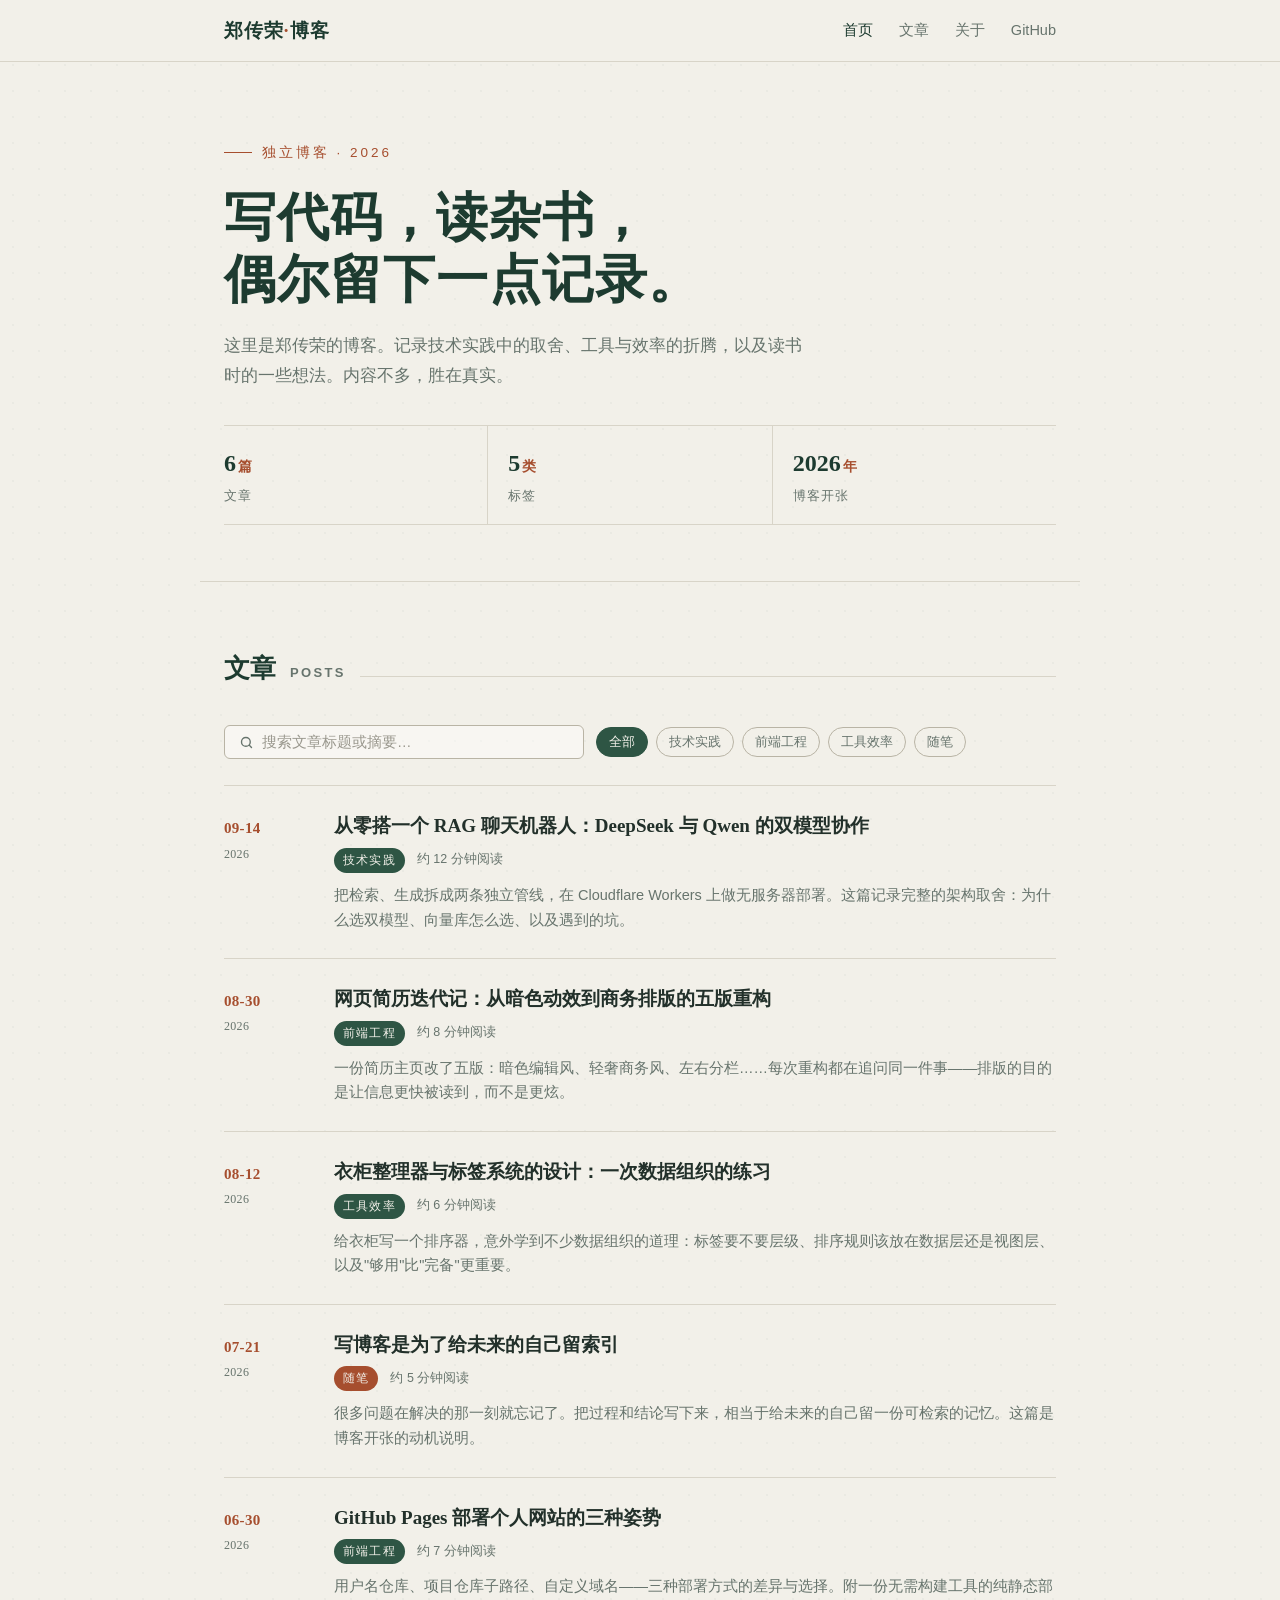
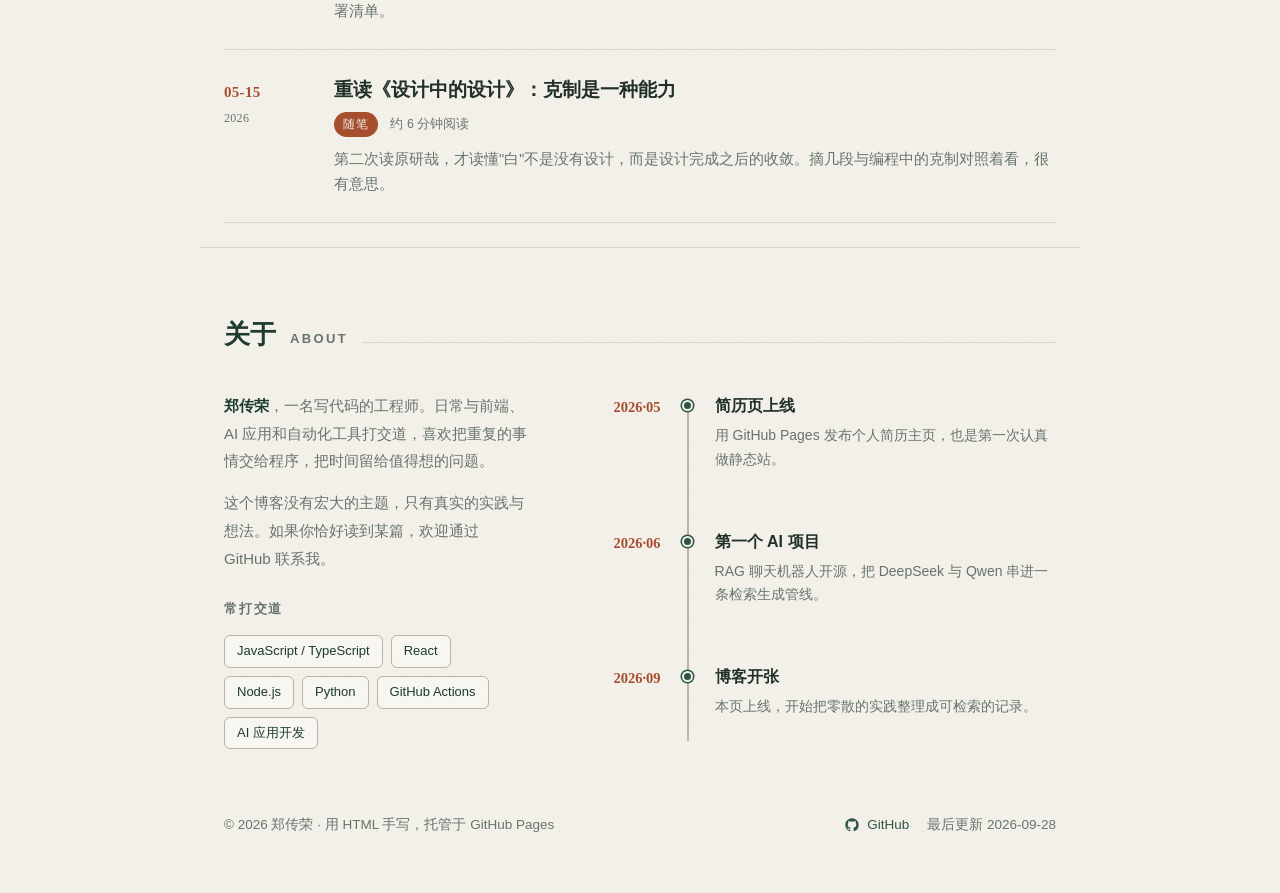
<file: blog/index.html>
<!DOCTYPE html>
<html lang="zh-CN">
<head>
<meta charset="UTF-8">
<meta name="viewport" content="width=device-width, initial-scale=1.0">
<title>郑传荣的博客 · 写代码，读杂书，偶尔记录</title>
<meta name="description" content="郑传荣的个人博客：记录技术实践、工具效率与读书随笔。">
<link rel="icon" href="data:image/svg+xml,%3Csvg xmlns='http://www.w3.org/2000/svg' viewBox='0 0 64 64'%3E%3Crect width='64' height='64' rx='10' fill='%232E5544'/%3E%3Ctext x='32' y='44' font-size='34' text-anchor='middle' font-family='serif' fill='%23F2F0E9'%3E荣%3C/text%3E%3C/svg%3E">
<link rel="preconnect" href="https://miaoda.feishu.cn">
<link rel="stylesheet" href="https://miaoda.feishu.cn/fonts/css2?family=Noto+Serif+SC:wght@600;700;900&family=Noto+Sans+SC:wght@400;500;700&display=swap">
<style>
:root{
  --paper:#F2F0E9;
  --paper-2:#E9E6DC;
  --ink:#22302A;
  --pine:#2E5544;
  --pine-deep:#1D3B30;
  --clay:#A64E2E;
  --muted:#67746D;
  --line:#D8D4C8;
  --line-strong:#B9B4A5;
  --shadow-line:0 1px 0 rgba(34,48,42,.08);
}
*{margin:0;padding:0;box-sizing:border-box}
html{scroll-behavior:smooth}
body{
  background:var(--paper);
  color:var(--ink);
  font-family:"Noto Sans SC",-apple-system,"Segoe UI","PingFang SC","Microsoft YaHei",sans-serif;
  font-size:16px;
  line-height:1.75;
  -webkit-font-smoothing:antialiased;
  background-image:radial-gradient(rgba(34,48,42,.035) 1px, transparent 1px);
  background-size:26px 26px;
}
::selection{background:var(--pine);color:var(--paper)}
a{color:var(--pine);text-decoration:none;transition:color .18s ease}
a:hover{color:var(--clay)}
:focus-visible{outline:2px solid var(--clay);outline-offset:3px;border-radius:2px}

/* ===== 顶栏 ===== */
.site-head{
  position:sticky;top:0;z-index:50;
  background:rgba(242,240,233,.92);
  backdrop-filter:blur(8px);
  border-bottom:1px solid var(--line);
}
.head-inner{
  max-width:880px;margin:0 auto;padding:14px 24px;
  display:flex;align-items:center;justify-content:space-between;
}
.brand{
  font-family:"Noto Serif SC",serif;font-weight:900;font-size:19px;
  color:var(--pine-deep);letter-spacing:.05em;
}
.brand .dot{color:var(--clay)}
.nav{display:flex;gap:26px;align-items:center}
.nav a{
  font-size:14.5px;color:var(--muted);font-weight:500;
  position:relative;padding:4px 0;
}
.nav a:hover{color:var(--pine)}
.nav a::after{
  content:"";position:absolute;left:0;bottom:0;height:2px;width:100%;
  background:var(--clay);transform:scaleX(0);transform-origin:left;
  transition:transform .22s ease;
}
.nav a:hover::after{transform:scaleX(1)}
.nav a[aria-current="true"]{color:var(--pine-deep)}

/* ===== Hero ===== */
.hero{
  max-width:880px;margin:0 auto;padding:72px 24px 56px;
}
.hero .kicker{
  display:inline-flex;align-items:center;gap:10px;
  font-size:13.5px;color:var(--clay);letter-spacing:.22em;font-weight:500;
  margin-bottom:22px;
}
.hero .kicker::before{content:"";width:28px;height:1px;background:var(--clay)}
.hero h1{
  font-family:"Noto Serif SC",serif;font-weight:900;
  font-size:clamp(34px,6vw,52px);line-height:1.2;
  letter-spacing:.02em;color:var(--pine-deep);
  max-width:14em;
}
.hero .lead{
  margin-top:20px;font-size:17px;color:var(--muted);max-width:34em;
}
.hero .stats{
  margin-top:34px;display:flex;gap:0;
  border-top:1px solid var(--line);border-bottom:1px solid var(--line);
}
.stat{
  flex:1;padding:16px 8px 16px 0;
}
.stat + .stat{border-left:1px solid var(--line);padding-left:20px}
.stat .num{
  font-family:"Noto Serif SC",serif;font-weight:700;font-size:24px;color:var(--pine-deep);
  font-variant-numeric:tabular-nums;
}
.stat .label{font-size:12.5px;color:var(--muted);letter-spacing:.08em;margin-top:2px}
.stat .num small{font-size:14px;color:var(--clay);font-weight:700;margin-left:2px}

/* ===== 区块通用 ===== */
.section{
  max-width:880px;margin:0 auto;padding:64px 24px 24px;
  border-top:1px solid var(--line);
}
.section-title{
  display:flex;align-items:baseline;gap:14px;margin-bottom:34px;
}
.section-title .zh{
  font-family:"Noto Serif SC",serif;font-weight:700;font-size:26px;color:var(--pine-deep);
}
.section-title .en{
  font-size:13px;color:var(--muted);letter-spacing:.18em;text-transform:uppercase;
}
.section-title::after{content:"";flex:1;height:1px;background:var(--line)}

/* ===== 文章列表（期刊目录式） ===== */
.post-filter{
  margin-bottom:26px;display:flex;align-items:center;gap:12px;flex-wrap:wrap;
}
.filter-box{
  display:flex;align-items:center;gap:8px;flex:1;min-width:240px;max-width:360px;
  border:1px solid var(--line-strong);background:rgba(255,255,255,.4);
  padding:8px 14px;border-radius:6px;transition:border-color .18s ease;
}
.filter-box:focus-within{border-color:var(--pine)}
.filter-box svg{flex:none;color:var(--muted)}
.filter-box input{
  border:0;outline:0;background:transparent;width:100%;
  font-size:14.5px;color:var(--ink);font-family:inherit;
}
.filter-box input::placeholder{color:#9A988E}
.tag-filter{display:flex;gap:8px;flex-wrap:wrap}
.tag-filter button{
  border:1px solid var(--line-strong);background:transparent;color:var(--muted);
  font-size:13px;padding:5px 12px;border-radius:999px;cursor:pointer;
  font-family:inherit;transition:all .16s ease;
}
.tag-filter button:hover{border-color:var(--pine);color:var(--pine)}
.tag-filter button[aria-pressed="true"]{
  background:var(--pine);border-color:var(--pine);color:var(--paper);
}
.post-list{border-top:1px solid var(--line)}
.post{
  display:grid;grid-template-columns:84px 1fr;
  gap:0 26px;padding:26px 0;border-bottom:1px solid var(--line);
  cursor:pointer;position:relative;
}
.post .date{
  font-family:"Noto Serif SC",serif;font-weight:600;font-size:15px;color:var(--clay);
  font-variant-numeric:tabular-nums;padding-top:3px;letter-spacing:.02em;
}
.post .date .year{display:block;font-size:12px;color:var(--muted);font-weight:500;margin-top:2px}
.post h3{
  font-family:"Noto Serif SC",serif;font-weight:700;font-size:19px;line-height:1.45;
  color:var(--ink);transition:color .16s ease;
}
.post:hover h3{color:var(--pine)}
.post .meta{display:flex;gap:12px;align-items:center;margin:8px 0 10px;flex-wrap:wrap}
.post .cat{
  font-size:12px;letter-spacing:.1em;color:var(--paper);
  background:var(--pine);padding:2px 9px;border-radius:999px;
}
.post .cat.clay{background:var(--clay)}
.post .read{font-size:12.5px;color:var(--muted)}
.post p.summary{font-size:14.5px;color:var(--muted);line-height:1.7;max-width:52em}
.post::after{
  content:"→";position:absolute;right:6px;top:50%;transform:translateY(-50%);
  color:var(--line-strong);font-size:20px;opacity:0;transition:opacity .18s ease, transform .18s ease;
}
.post:hover::after{opacity:1;color:var(--clay);transform:translateY(-50%) translateX(4px)}
.empty-state{
  padding:44px 0;text-align:center;color:var(--muted);font-size:14.5px;display:none;
}
.empty-state.show{display:block}

/* ===== 关于 ===== */
.about-grid{
  display:grid;grid-template-columns:1fr 1.6fr;gap:40px;
}
.about-intro p{font-size:15px;color:var(--muted);line-height:1.85}
.about-intro p + p{margin-top:14px}
.about-intro strong{color:var(--pine-deep);font-weight:700}
.skills{margin-top:26px}
.skills h4{
  font-size:13px;letter-spacing:.14em;color:var(--muted);
  margin-bottom:14px;font-weight:700;
}
.skill-tags{display:flex;flex-wrap:wrap;gap:8px}
.skill-tags span{
  font-size:13px;color:var(--pine-deep);border:1px solid var(--line-strong);
  padding:4px 12px;border-radius:6px;background:rgba(255,255,255,.35);
}
.timeline{
  --col-time:92px;--col-axis:26px;--col-gap:14px;
  display:grid;gap:0;
  position:relative;
}
.timeline::before{
  content:"";position:absolute;top:8px;bottom:8px;
  left:calc(var(--col-time) + var(--col-gap) + var(--col-axis) / 2 - 1px);
  width:2px;background:var(--line-strong);
}
.tl-item{
  display:grid;
  grid-template-columns:var(--col-time) var(--col-axis) 1fr;
  column-gap:var(--col-gap);
  padding-bottom:26px;position:relative;
}
.tl-item:last-child{padding-bottom:0}
.tl-date{
  grid-column:1;justify-self:end;align-self:start;
  font-family:"Noto Serif SC",serif;font-weight:600;font-size:14.5px;color:var(--clay);
  font-variant-numeric:tabular-nums;padding-top:3px;
}
.tl-node{
  grid-column:2;justify-self:center;align-self:start;margin-top:8px;
  width:11px;height:11px;border-radius:50%;background:var(--pine);
  border:2.5px solid var(--paper);box-shadow:0 0 0 1.5px var(--pine);
  position:relative;z-index:1;
}
.tl-body{grid-column:3;align-self:start}
.tl-body h5{
  font-size:16px;color:var(--ink);font-weight:700;margin-bottom:4px;
}
.tl-body p{font-size:14px;color:var(--muted);line-height:1.7}

/* ===== 页脚 ===== */
.site-foot{
  max-width:880px;margin:0 auto;padding:40px 24px 56px;
  display:flex;align-items:center;justify-content:space-between;gap:20px;flex-wrap:wrap;
  color:var(--muted);font-size:13.5px;
}
.site-foot a{color:var(--pine);font-weight:500}
.site-foot .links{display:flex;gap:18px;align-items:center}
.site-foot .links svg{vertical-align:-3px;margin-right:4px}

/* ===== 回到顶部 ===== */
#toTop{
  position:fixed;right:26px;bottom:26px;width:42px;height:42px;
  border-radius:50%;border:1px solid var(--line-strong);
  background:var(--paper);color:var(--pine-deep);cursor:pointer;
  display:flex;align-items:center;justify-content:center;
  opacity:0;visibility:hidden;transition:opacity .2s ease,visibility .2s ease,transform .2s ease;
  transform:translateY(8px);box-shadow:0 2px 10px rgba(34,48,42,.1);
}
#toTop.show{opacity:1;visibility:visible;transform:translateY(0)}
#toTop:hover{background:var(--pine);color:var(--paper)}

/* ===== Toast ===== */
#toast{
  position:fixed;left:50%;bottom:34px;transform:translateX(-50%) translateY(16px);
  background:var(--pine-deep);color:var(--paper);font-size:14px;
  padding:11px 22px;border-radius:8px;opacity:0;visibility:hidden;
  transition:opacity .22s ease,transform .22s ease,visibility .22s ease;
  box-shadow:0 6px 22px rgba(29,59,48,.28);z-index:100;max-width:86vw;
}
#toast.show{opacity:1;visibility:visible;transform:translateX(-50%) translateY(0)}

/* ===== 响应式 ===== */
@media (max-width:720px){
  .hero{padding:52px 20px 44px}
  .section{padding:48px 20px 20px}
  .head-inner{padding:12px 16px}
  .nav{gap:6px}
  .nav a{font-size:13.5px;padding:10px 9px;margin:0 -3px}
  .post{grid-template-columns:1fr;gap:10px}
  .post .date{font-size:13px}
  .post .date .year{display:inline;margin-left:6px}
  .about-grid{grid-template-columns:1fr;gap:30px}
  .stat .num{font-size:20px}
  .stat + .stat{padding-left:14px}
  .tag-filter button{min-height:44px}
  .site-foot a{padding:10px 6px;margin:0 -6px}
  .filter-box input{font-size:16px}
  .timeline{--col-time:78px;--col-axis:24px;--col-gap:10px}
  .tl-date{font-size:13.5px}
  .tl-body p{font-size:13.5px}
  .site-foot{padding:32px 20px 48px}
}
@media (prefers-reduced-motion:reduce){
  html{scroll-behavior:auto}
  *{transition:none!important;animation:none!important}
}
</style>
</head>
<body>

<!-- ===== 顶栏 ===== -->
<header class="site-head">
  <div class="head-inner">
    <div class="brand">郑传荣<span class="dot">·</span>博客</div>
    <nav class="nav" aria-label="站点导航">
      <a href="#top" aria-current="true">首页</a>
      <a href="#posts">文章</a>
      <a href="#about">关于</a>
      <a href="https://github.com/dghc2023" target="_blank" rel="noopener">GitHub</a>
    </nav>
  </div>
</header>

<main id="top">

  <!-- ===== Hero ===== -->
  <section class="hero">
    <div class="kicker">独立博客 · 2026</div>
    <h1>写代码，读杂书，<br>偶尔留下一点记录。</h1>
    <p class="lead">这里是郑传荣的博客。记录技术实践中的取舍、工具与效率的折腾，以及读书时的一些想法。内容不多，胜在真实。</p>
    <div class="stats" aria-label="博客概况">
      <div class="stat"><div class="num">6<small>篇</small></div><div class="label">文章</div></div>
      <div class="stat"><div class="num">5<small>类</small></div><div class="label">标签</div></div>
      <div class="stat"><div class="num">2026<small>年</small></div><div class="label">博客开张</div></div>
    </div>
  </section>

  <!-- ===== 文章列表 ===== -->
  <section class="section" id="posts">
    <h2 class="section-title"><span class="zh">文章</span><span class="en">Posts</span></h2>

    <div class="post-filter">
      <label class="filter-box" for="q">
        <svg width="15" height="15" viewBox="0 0 24 24" fill="none" stroke="currentColor" stroke-width="2.2" stroke-linecap="round"><circle cx="11" cy="11" r="7"/><path d="m20 20-3.5-3.5"/></svg>
        <input id="q" type="search" placeholder="搜索文章标题或摘要…" autocomplete="off">
      </label>
      <div class="tag-filter" role="group" aria-label="按标签筛选">
        <button data-tag="全部" aria-pressed="true">全部</button>
        <button data-tag="技术实践" aria-pressed="false">技术实践</button>
        <button data-tag="前端工程" aria-pressed="false">前端工程</button>
        <button data-tag="工具效率" aria-pressed="false">工具效率</button>
        <button data-tag="随笔" aria-pressed="false">随笔</button>
      </div>
    </div>

    <div class="post-list" id="postList">
      <article class="post" data-title="从零搭一个 RAG 聊天机器人" data-cat="技术实践">
        <div class="date">09-14<span class="year">2026</span></div>
        <div class="content">
          <h3>从零搭一个 RAG 聊天机器人：DeepSeek 与 Qwen 的双模型协作</h3>
          <div class="meta"><span class="cat">技术实践</span><span class="read">约 12 分钟阅读</span></div>
          <p class="summary">把检索、生成拆成两条独立管线，在 Cloudflare Workers 上做无服务器部署。这篇记录完整的架构取舍：为什么选双模型、向量库怎么选、以及遇到的坑。</p>
        </div>
      </article>
      <article class="post" data-title="网页简历迭代记" data-cat="前端工程">
        <div class="date">08-30<span class="year">2026</span></div>
        <div class="content">
          <h3>网页简历迭代记：从暗色动效到商务排版的五版重构</h3>
          <div class="meta"><span class="cat">前端工程</span><span class="read">约 8 分钟阅读</span></div>
          <p class="summary">一份简历主页改了五版：暗色编辑风、轻奢商务风、左右分栏……每次重构都在追问同一件事——排版的目的是让信息更快被读到，而不是更炫。</p>
        </div>
      </article>
      <article class="post" data-title="衣柜整理器与标签系统" data-cat="工具效率">
        <div class="date">08-12<span class="year">2026</span></div>
        <div class="content">
          <h3>衣柜整理器与标签系统的设计：一次数据组织的练习</h3>
          <div class="meta"><span class="cat">工具效率</span><span class="read">约 6 分钟阅读</span></div>
          <p class="summary">给衣柜写一个排序器，意外学到不少数据组织的道理：标签要不要层级、排序规则该放在数据层还是视图层、以及"够用"比"完备"更重要。</p>
        </div>
      </article>
      <article class="post" data-title="写博客是为了给未来的自己留索引" data-cat="随笔">
        <div class="date">07-21<span class="year">2026</span></div>
        <div class="content">
          <h3>写博客是为了给未来的自己留索引</h3>
          <div class="meta"><span class="cat clay">随笔</span><span class="read">约 5 分钟阅读</span></div>
          <p class="summary">很多问题在解决的那一刻就忘记了。把过程和结论写下来，相当于给未来的自己留一份可检索的记忆。这篇是博客开张的动机说明。</p>
        </div>
      </article>
      <article class="post" data-title="GitHub Pages 部署个人网站的三种姿势" data-cat="前端工程">
        <div class="date">06-30<span class="year">2026</span></div>
        <div class="content">
          <h3>GitHub Pages 部署个人网站的三种姿势</h3>
          <div class="meta"><span class="cat">前端工程</span><span class="read">约 7 分钟阅读</span></div>
          <p class="summary">用户名仓库、项目仓库子路径、自定义域名——三种部署方式的差异与选择。附一份无需构建工具的纯静态部署清单。</p>
        </div>
      </article>
      <article class="post" data-title="重读《设计中的设计》" data-cat="随笔">
        <div class="date">05-15<span class="year">2026</span></div>
        <div class="content">
          <h3>重读《设计中的设计》：克制是一种能力</h3>
          <div class="meta"><span class="cat clay">随笔</span><span class="read">约 6 分钟阅读</span></div>
          <p class="summary">第二次读原研哉，才读懂"白"不是没有设计，而是设计完成之后的收敛。摘几段与编程中的克制对照着看，很有意思。</p>
        </div>
      </article>
    </div>
    <div class="empty-state" id="emptyState">没有匹配的文章，换个关键词试试。</div>
  </section>

  <!-- ===== 关于 ===== -->
  <section class="section" id="about">
    <h2 class="section-title"><span class="zh">关于</span><span class="en">About</span></h2>
    <div class="about-grid">
      <div>
        <div class="about-intro">
          <p><strong>郑传荣</strong>，一名写代码的工程师。日常与前端、AI 应用和自动化工具打交道，喜欢把重复的事情交给程序，把时间留给值得想的问题。</p>
          <p>这个博客没有宏大的主题，只有真实的实践与想法。如果你恰好读到某篇，欢迎通过 GitHub 联系我。</p>
        </div>
        <div class="skills">
          <h4>常打交道</h4>
          <div class="skill-tags">
            <span>JavaScript / TypeScript</span><span>React</span><span>Node.js</span>
            <span>Python</span><span>GitHub Actions</span><span>AI 应用开发</span>
          </div>
        </div>
      </div>
      <div class="timeline" aria-label="博客时间线">
        <div class="tl-item">
          <div class="tl-date">2026·05</div>
          <div class="tl-node" aria-hidden="true"></div>
          <div class="tl-body"><h5>简历页上线</h5><p>用 GitHub Pages 发布个人简历主页，也是第一次认真做静态站。</p></div>
        </div>
        <div class="tl-item">
          <div class="tl-date">2026·06</div>
          <div class="tl-node" aria-hidden="true"></div>
          <div class="tl-body"><h5>第一个 AI 项目</h5><p>RAG 聊天机器人开源，把 DeepSeek 与 Qwen 串进一条检索生成管线。</p></div>
        </div>
        <div class="tl-item">
          <div class="tl-date">2026·09</div>
          <div class="tl-node" aria-hidden="true"></div>
          <div class="tl-body"><h5>博客开张</h5><p>本页上线，开始把零散的实践整理成可检索的记录。</p></div>
        </div>
      </div>
    </div>
  </section>

</main>

<footer class="site-foot">
  <div>© 2026 郑传荣 · 用 HTML 手写，托管于 GitHub Pages</div>
  <div class="links">
    <a href="https://github.com/dghc2023" target="_blank" rel="noopener">
      <svg width="14" height="14" viewBox="0 0 24 24" fill="currentColor"><path d="M12 .5C5.65.5.5 5.65.5 12c0 5.08 3.29 9.39 7.86 10.91.58.11.79-.25.79-.55v-2.16c-3.2.7-3.87-1.54-3.87-1.54-.52-1.33-1.28-1.68-1.28-1.68-1.04-.71.08-.7.08-.7 1.15.08 1.76 1.18 1.76 1.18 1.03 1.75 2.69 1.25 3.35.95.1-.74.4-1.25.72-1.54-2.55-.29-5.24-1.28-5.24-5.69 0-1.26.45-2.28 1.18-3.09-.12-.29-.51-1.46.11-3.05 0 0 .97-.31 3.17 1.18a11 11 0 0 1 5.78 0c2.2-1.49 3.17-1.18 3.17-1.18.62 1.59.23 2.76.11 3.05.74.81 1.18 1.83 1.18 3.09 0 4.42-2.7 5.39-5.26 5.68.41.36.78 1.06.78 2.14v3.17c0 .3.2.66.8.55A11.5 11.5 0 0 0 23.5 12C23.5 5.65 18.35.5 12 .5Z"/></svg>
    GitHub
    </a>
    <span>最后更新 2026-09-28</span>
  </div>
</footer>

<button id="toTop" aria-label="回到顶部">
  <svg width="18" height="18" viewBox="0 0 24 24" fill="none" stroke="currentColor" stroke-width="2.4" stroke-linecap="round" stroke-linejoin="round"><path d="M12 19V5"/><path d="m5 12 7-7 7 7"/></svg>
</button>
<div id="toast" role="status" aria-live="polite"></div>

<!-- ===== 交互脚本 ===== -->
<script>
(function(){
  "use strict";

  /* --- Toast 提示 --- */
  var toastEl=document.getElementById("toast");
  var toastTimer=null;
  function showToast(msg){
    toastEl.textContent=msg;
    toastEl.classList.add("show");
    clearTimeout(toastTimer);
    toastTimer=setTimeout(function(){toastEl.classList.remove("show")},2200);
  }

  /* --- 文章卡片：点击提示（完整文章页待建设） --- */
  var posts=document.querySelectorAll(".post");
  posts.forEach(function(p){
    p.addEventListener("click",function(){
      var t=p.querySelector("h3").textContent;
      showToast("《"+t+"》完整文章页正在建设中，敬请期待");
    });
    p.addEventListener("keydown",function(e){
      if(e.key==="Enter"||e.key===" "){e.preventDefault();p.click()}
    });
    p.tabIndex=0;
  });

  /* --- 搜索与标签过滤 --- */
  var qInput=document.getElementById("q");
  var tagButtons=document.querySelectorAll(".tag-filter button");
  var emptyEl=document.getElementById("emptyState");
  var currentTag="全部";

  function applyFilter(){
    var kw=(qInput.value||"").trim().toLowerCase();
    var visible=0;
    posts.forEach(function(p){
      var title=p.getAttribute("data-title").toLowerCase();
      var text=(p.querySelector("h3").textContent+" "+p.querySelector(".summary").textContent).toLowerCase();
      var cat=p.getAttribute("data-cat");
      var matchTag=(currentTag==="全部")||(cat===currentTag);
      var matchKw=(kw==="")||(title.indexOf(kw)>-1)||(text.indexOf(kw)>-1);
      var show=matchTag&&matchKw;
      p.style.display=show?"":"none";
      if(show)visible++;
    });
    emptyEl.classList.toggle("show",visible===0);
  }

  qInput.addEventListener("input",applyFilter);
  tagButtons.forEach(function(b){
    b.addEventListener("click",function(){
      currentTag=b.getAttribute("data-tag");
      tagButtons.forEach(function(x){x.setAttribute("aria-pressed",String(x===b))});
      applyFilter();
    });
  });

  /* --- 顶栏当前项高亮（滚动时） --- */
  var navLinks=document.querySelectorAll(".nav a[href^='#']");
  var sections=["top","posts","about"];
  function onScroll(){
    var y=window.scrollY||document.documentElement.scrollTop;
    /* 回到顶部按钮 */
    var toTop=document.getElementById("toTop");
    toTop.classList.toggle("show",y>500);
    /* 导航高亮 */
    var current="top";
    sections.forEach(function(id){
      var el=document.getElementById(id);
      if(el&&el.getBoundingClientRect().top<=120)current=id;
    });
    if(y+window.innerHeight>=document.documentElement.scrollHeight-4)current="about";
    navLinks.forEach(function(a){
      a.setAttribute("aria-current",String(a.getAttribute("href")==="#"+current));
    });
  }
  window.addEventListener("scroll",onScroll,{passive:true});
  onScroll();

  /* --- 回到顶部 --- */
  document.getElementById("toTop").addEventListener("click",function(){
    window.scrollTo({top:0,behavior:"smooth"});
  });

})();
</script>
</body>
</html>
</file>
